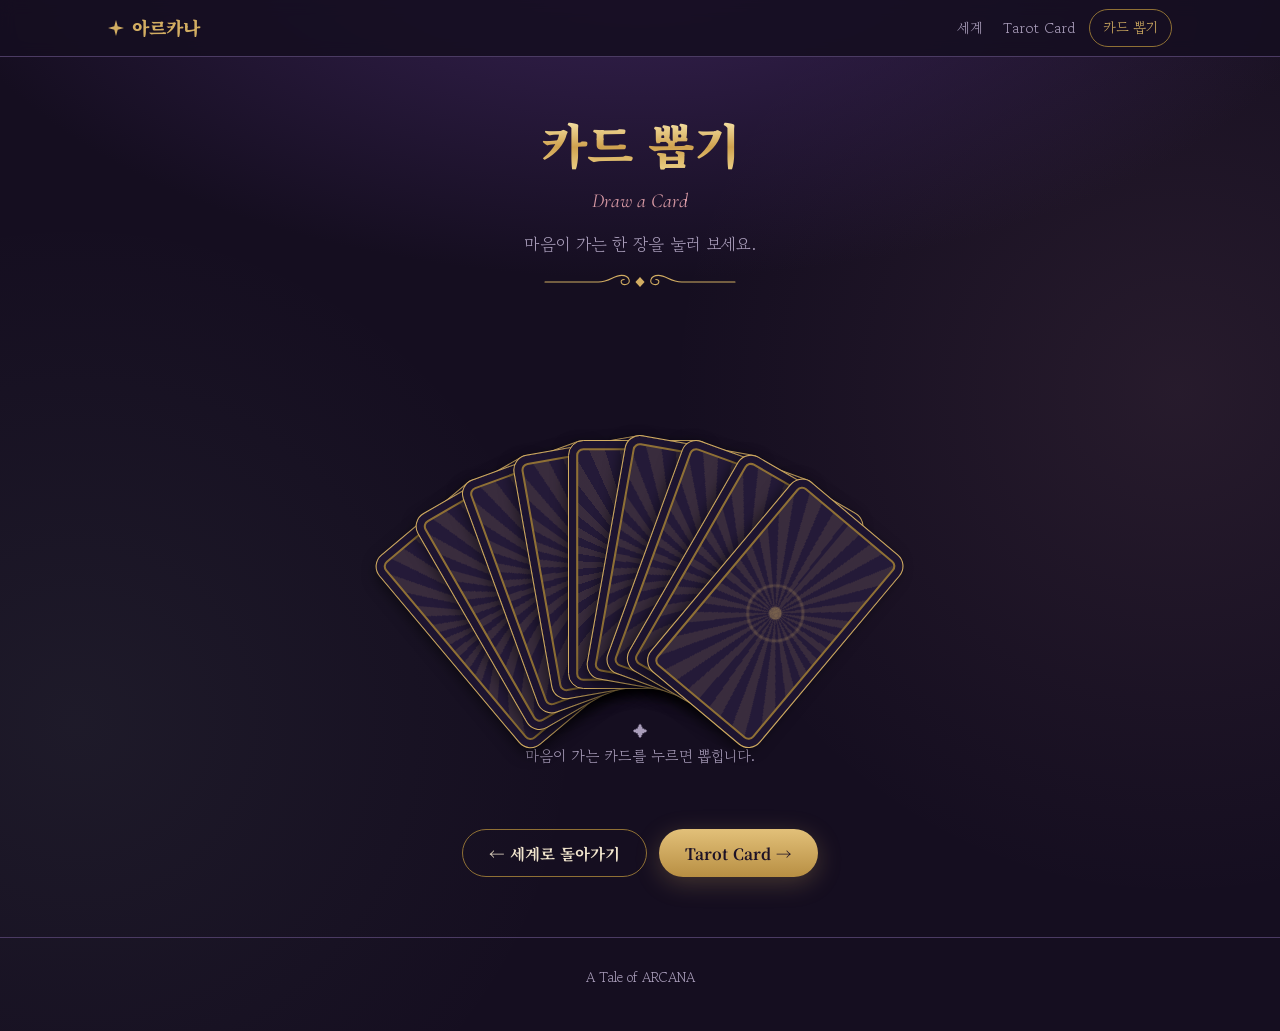
<file: draw.html>
<!DOCTYPE html>
<html lang="ko">
<head>
<meta charset="utf-8">
<meta name="viewport" content="width=device-width, initial-scale=1, viewport-fit=cover">
<title>카드 뽑기 | 아르카나</title>
<meta name="description" content="마음이 가는 한 장을 눌러 보세요.">
<meta property="og:title" content="카드 뽑기 | 아르카나">
<meta property="og:image" content="https://i.ibb.co/F4XCshdC/image.png">
<meta name="theme-color" content="#150e20">
<link rel="preconnect" href="https://fonts.googleapis.com">
<link rel="preconnect" href="https://fonts.gstatic.com" crossorigin>
<link href="https://fonts.googleapis.com/css2?family=Cormorant+Garamond:ital,wght@0,500;0,700;1,500;1,700&family=Gowun+Batang:wght@400;700&family=Noto+Serif+KR:wght@500;700;900&display=swap" rel="stylesheet">
<link rel="stylesheet" href="css/style.css">
</head>
<body>

<svg width="0" height="0" style="position:absolute" aria-hidden="true" focusable="false">
  <defs>
    <symbol id="star8" viewBox="0 0 24 24"><path d="M12 0l2.6 9.4L24 12l-9.4 2.6L12 24l-2.6-9.4L0 12l9.4-2.6z"/></symbol>
    <symbol id="flourish" viewBox="0 0 240 24">
      <g fill="none" stroke="currentColor" stroke-width="1.3" stroke-linecap="round">
        <path id="half" d="M6 12H70C84 12 88 4 98 4C108 4 110 14 103 15C97 16 95 9 101 9"/>
        <use href="#half" transform="translate(240 0) scale(-1 1)"/>
      </g>
      <path d="M120 6l5.5 6-5.5 6-5.5-6z" fill="currentColor"/>
    </symbol>
    <symbol id="corner" viewBox="0 0 48 48">
      <g fill="none" stroke="currentColor" stroke-width="1.6" stroke-linecap="round">
        <path d="M3 45V16C3 8 8 3 16 3h29"/>
        <path d="M10 45V19c0-6 3-9 9-9h26" opacity=".55"/>
        <path d="M16 16c6 0 9 3 9 9"/>
      </g>
      <circle cx="16" cy="16" r="2.3" fill="currentColor"/>
    </symbol>
  </defs>
</svg>

<header class="top">
  <div class="in">
    <a class="logo" href="index.html"><svg viewBox="0 0 24 24" aria-hidden="true"><use href="#star8"/></svg>아르카나</a>
    <nav aria-label="바로가기">
      <a href="index.html#world">세계</a>
      <a href="tarot.html">Tarot Card</a>
      <a class="pill" href="draw.html" aria-current="page">카드 뽑기</a>
    </nav>
  </div>
</header>

<main>
  <div class="phead">
    <div class="wrap">
      <h1>카드 뽑기</h1>
      <p class="en">Draw a Card</p>
      <p>마음이 가는 한 장을 눌러 보세요.</p>
      <svg class="fl" aria-hidden="true"><use href="#flourish"/></svg>
    </div>
  </div>

  <section class="stage">
    <div class="flow" id="flow"><div class="fan" id="fan" role="group" aria-label="부채꼴로 펼쳐진 카드들"></div></div>
    <p class="tap-hint" id="hint">✦<br>마음이 가는 카드를 누르면 뽑힙니다.</p>
    <div class="res" id="res" hidden aria-live="polite"></div>
  </section>

  <div class="pnav">
    <a class="btn ghost" href="index.html">← 세계로 돌아가기</a>
    <a class="btn main" href="tarot.html">Tarot Card →</a>
  </div>
</main>

<footer>
A Tale of ARCANA</footer>

<noscript><p style="text-align:center;padding:30px;color:#a99dba">카드를 뽑으려면 JavaScript를 켜 주세요.</p></noscript>

<script src="js/data.js"></script>
<script src="js/app.js"></script>
<script src="js/draw.js"></script>
</body>
</html>
</file>
<file: css/style.css>
:root{
  --bg:#150e20; --bg2:#1d1430; --panel:#241a38; --line:#4b3b63;
  --gold:#d2ad62; --gold-d:#8f7035; --ivory:#f1e5cd; --muted:#a99dba;
  --rose:#d99aa5; --sage:#93b9a3;
  --head:'Noto Serif KR',serif; --body:'Gowun Batang','Noto Serif KR',serif; --lat:'Cormorant Garamond',serif;
}
*{box-sizing:border-box;margin:0;padding:0}
html{scroll-behavior:smooth;scroll-padding-top:70px;-webkit-text-size-adjust:100%}
body{
  background:
    radial-gradient(ellipse 80% 50% at 50% -8%,#3b2458 0%,transparent 70%),
    radial-gradient(circle at 92% 38%,rgba(217,154,165,.09),transparent 38%),
    radial-gradient(circle at 6% 70%,rgba(147,185,163,.07),transparent 36%),
    var(--bg);
  color:var(--ivory);font-family:var(--body);font-size:17px;line-height:1.85;overflow-x:hidden;
}
button{font:inherit;color:inherit;background:none;border:0;cursor:pointer}
a{color:inherit}
:focus-visible{outline:2px solid var(--gold);outline-offset:3px}
.wrap{max-width:1100px;margin:0 auto;padding:0 20px}

/* ---------- 상단 ---------- */
.top{position:sticky;top:0;z-index:30;background:rgba(21,14,32,.88);backdrop-filter:blur(8px);-webkit-backdrop-filter:blur(8px);border-bottom:1px solid var(--line)}
.top .in{max-width:1100px;margin:0 auto;height:56px;padding:0 18px;display:flex;align-items:center;justify-content:space-between;gap:10px}
.logo{display:flex;align-items:center;gap:8px;font-family:var(--head);font-weight:900;font-size:18px;color:var(--gold);text-decoration:none;white-space:nowrap}
.logo svg{width:16px;height:16px;fill:var(--gold)}
.top nav{display:flex;align-items:center;white-space:nowrap}
.top nav a{font-size:14.5px;color:var(--muted);text-decoration:none;padding:8px 10px;transition:color .2s}
.top nav a:hover,.top nav a[aria-current]{color:var(--ivory)}
.pill{border:1px solid var(--gold-d);color:var(--gold)!important;padding:5px 13px!important;border-radius:99px;font-size:14px!important;margin-left:4px;transition:background .2s}
.pill:hover{background:rgba(210,173,98,.14)}
@media(max-width:480px){.top .in{padding:0 12px}.logo{font-size:16px}.top nav a{padding:8px 7px;font-size:14px}.pill{padding:5px 11px!important;font-size:13.5px!important}}

/* ---------- 히어로 ---------- */
.hero{padding:34px 0 20px;text-align:center}
.halo{position:relative;width:min(540px,90%);aspect-ratio:1;margin:0 auto;container-type:inline-size;--px:0px;--py:0px}
.ring{position:absolute;inset:0;width:100%;height:100%;overflow:visible}
/* 회전하는 로마 숫자 고리: SVG 대신 HTML 요소를 돌려 iOS Safari에서도 동작 */
.ringtext{position:absolute;inset:0;animation:spin 240s linear infinite;will-change:transform;-webkit-transform:translateZ(0);transform:translateZ(0)}
.ringtext span{position:absolute;left:50%;top:50%;font-family:var(--lat);font-style:italic;font-weight:500;font-size:2.8cqw;line-height:1;color:var(--gold);white-space:pre;
  transform:translate(-50%,-50%) rotate(var(--r)) translateY(-43.5cqw)}
@keyframes spin{from{transform:translateZ(0) rotate(0deg)}to{transform:translateZ(0) rotate(360deg)}}
@-webkit-keyframes spin{from{-webkit-transform:translateZ(0) rotate(0deg)}to{-webkit-transform:translateZ(0) rotate(360deg)}}
.disc{
  position:absolute;inset:12.5%;border-radius:50%;
  background:
    radial-gradient(circle at 50% 50%,rgba(210,173,98,.22),transparent 62%),
    repeating-conic-gradient(from 0deg at 50% 50%,rgba(210,173,98,.07) 0 6deg,transparent 6deg 12deg),
    var(--bg2);
  box-shadow:0 0 0 3px var(--bg),0 0 0 4.5px var(--gold),0 0 70px rgba(210,173,98,.22);
}
.disc::after{content:"";position:absolute;inset:0;border-radius:50%;background:radial-gradient(circle,transparent 55%,rgba(21,14,32,.55));pointer-events:none}
.deck{position:absolute;inset:0;z-index:1}
.dk{position:absolute;left:50%;top:50%;width:23cqw;aspect-ratio:300/520;border:1px solid var(--gold);border-radius:2.2cqw;--dx:0cqw;--dy:0cqw;--rot:0deg;
  transform:translate(-50%,-50%) translate(var(--dx),var(--dy)) rotate(var(--rot));transition:transform .3s;
  background:radial-gradient(circle at 50% 50%,rgba(210,173,98,.4) 0 4%,transparent 5% 18%,rgba(210,173,98,.2) 19% 20%,transparent 21%),
   repeating-conic-gradient(from 0deg at 50% 50%,rgba(210,173,98,.12) 0 7deg,transparent 7deg 14deg),#241a38;
  box-shadow:inset 0 0 0 1.1cqw var(--bg2),inset 0 0 0 1.4cqw var(--gold-d),0 6px 16px rgba(0,0,0,.45)}
.dk:nth-child(1){--dx:-16cqw;--rot:-14deg;--dy:1.5cqw}
.dk:nth-child(3){--dx:16cqw;--rot:14deg;--dy:1.5cqw}
.dk:hover,.dk:focus-visible{--dy:-3cqw}
.hero h1{margin-top:26px;font-family:var(--head);font-weight:900;font-size:clamp(40px,10vw,68px);line-height:1.2;letter-spacing:.06em;
  background:linear-gradient(180deg,#f8e6ab 10%,#cfa24f 55%,#f1d890);-webkit-background-clip:text;background-clip:text;color:transparent}
.hero .en{font-family:var(--lat);font-style:italic;font-size:22px;color:var(--rose);margin-top:2px}
.hero .tag{margin:16px auto 28px;max-width:34ch;text-wrap:balance;color:var(--muted);font-size:17px}
.cta{display:flex;flex-wrap:wrap;gap:12px;justify-content:center}
.btn{display:inline-flex;align-items:center;justify-content:center;min-height:48px;padding:0 26px;border-radius:99px;font-family:var(--head);font-weight:700;font-size:15.5px;text-decoration:none;transition:transform .2s,background .2s}
.btn.main{background:linear-gradient(180deg,#e2c079,#b88f43);color:#1d1226;box-shadow:0 6px 24px rgba(210,173,98,.25)}
.btn.main:hover{transform:translateY(-2px)}
.btn.ghost{border:1px solid var(--gold-d);color:var(--ivory)}
.btn.ghost:hover{background:rgba(210,173,98,.12)}
.hero .halo,.hero .ask,.hero .tag{animation:rise 1.1s cubic-bezier(.2,.7,.2,1) both}
.hero .tag{animation-delay:.3s}
@keyframes rise{from{opacity:0;transform:translateY(18px)}to{opacity:1;transform:none}}

/* ---------- 섹션 공통 ---------- */
section{padding:84px 0 8px}
.head{text-align:center;margin-bottom:34px}
.head h2{font-family:var(--head);font-weight:700;font-size:clamp(26px,5.5vw,36px);line-height:1.4}
.head p{color:var(--muted);margin-top:4px;font-size:16px}
.fl{display:block;width:200px;height:20px;margin:12px auto 0;color:var(--gold)}
.sub-h{font-family:var(--head);font-size:21px;font-weight:700;text-align:center;color:var(--gold);margin:64px 0 6px}
.sub-p{text-align:center;color:var(--muted);font-size:15px;margin-bottom:22px}

/* ---------- 세계 ---------- */
.intro{max-width:680px;margin:0 auto 30px;text-align:center}
.intro p+p{margin-top:12px}
.facts{display:grid;grid-template-columns:repeat(auto-fit,minmax(230px,1fr));gap:14px;margin-bottom:14px}
.fact{border:1px solid var(--line);background:var(--panel);padding:16px 18px;position:relative}
.fact h3{font-family:var(--head);font-size:16px;color:var(--gold);margin-bottom:4px}
.fact p{font-size:14.5px;line-height:1.75}

/* 다섯 개의 축 : 가운데 원 + 네 구역 → 눌러서 전체 덮개 */
.pillars{max-width:520px;margin:0 auto}
.pmap{position:relative;aspect-ratio:1;--g:7px}
.pq{position:absolute;width:calc(50% - var(--g));height:calc(50% - var(--g));display:flex;flex-direction:column;align-items:center;justify-content:center;gap:2px;text-align:center;
  border:1.5px solid var(--gold-d);background:linear-gradient(170deg,#2a1d42,#1a1229);transition:border-color .2s,background .2s}
.pq:hover{border-color:var(--gold);background:linear-gradient(170deg,#33254f,#1f1632)}
.pq.tl{left:0;top:0;border-radius:18% 6px 6px 6px;padding:0 14% 14% 0}
.pq.tr{right:0;top:0;border-radius:6px 18% 6px 6px;padding:0 0 14% 14%}
.pq.bl{left:0;bottom:0;border-radius:6px 6px 6px 18%;padding:14% 14% 0 0}
.pq.br{right:0;bottom:0;border-radius:6px 6px 18% 6px;padding:14% 0 0 14%}
.pc{position:absolute;left:50%;top:50%;z-index:1;width:36%;aspect-ratio:1;transform:translate(-50%,-50%);border-radius:50%;display:flex;flex-direction:column;align-items:center;justify-content:center;gap:2px;text-align:center;padding:0 4%;
  border:1.5px solid var(--gold);background:radial-gradient(circle,#3a2a58,#1d1430 75%);box-shadow:0 0 0 5px var(--bg),0 0 0 6px var(--gold-d);transition:transform .2s}
.pc:hover{transform:translate(-50%,-50%) scale(1.04)}
.pq .rn,.pc .rn{font-family:var(--lat);font-style:italic;font-weight:700;font-size:clamp(17px,4.6vw,24px);line-height:1;color:var(--gold)}
.pq b,.pc b{font-family:var(--head);font-size:clamp(13px,3.5vw,18px);line-height:1.35;color:var(--ivory)}
.pdetail{display:flex;flex-direction:column;align-items:center;justify-content:center;gap:10px;width:100%;aspect-ratio:1;padding:44px 26px 30px;text-align:center;color:var(--ivory);
  border:1.5px solid var(--gold);border-radius:56px;background:linear-gradient(170deg,#33254f,#1a1229);box-shadow:0 0 0 3px var(--bg),0 0 0 4px var(--line),0 18px 40px rgba(0,0,0,.5)}
.pdetail[hidden]{display:none}
.pdetail .rn{font-family:var(--lat);font-style:italic;font-weight:700;font-size:30px;line-height:1;color:var(--gold)}
.pdetail .dt{font-family:var(--head);font-weight:700;font-size:22px;color:var(--gold);line-height:1.4}
.pdetail .dp{display:block;font-size:15px;line-height:1.8;text-align:left;max-width:520px}
.pdetail .dp+.dp{color:var(--muted)}
.pdetail .bk{margin-top:6px;font-size:13px;color:var(--muted)}
@media(min-width:700px){.pdetail{padding:56px 56px 36px}}

/* 지도 */
.atlas{display:grid;gap:22px;align-items:start}
.atlas>*{min-width:0}
@media(min-width:900px){.atlas{grid-template-columns:1.4fr 1fr}}
.mapwrap{position:relative;border:1px solid var(--gold-d);background:var(--bg2);box-shadow:0 0 0 5px var(--bg),0 0 0 6px var(--line)}
.mapwrap img{display:block;width:100%;height:auto}
.hs{position:absolute;transform:translate(-50%,-50%);border-radius:50%;border:1px solid transparent;transition:background .25s,border-color .25s}
.hs:hover,.hs.on{background:rgba(210,173,98,.2);border-color:var(--gold)}
.chips{display:flex;flex-wrap:wrap;justify-content:center;gap:8px;margin-top:20px}
.chip{white-space:nowrap;border:1px solid var(--line);border-radius:99px;padding:5px 15px;font-size:14.5px;color:var(--muted);transition:all .2s}
.chip:hover{color:var(--ivory)}
.chip[aria-pressed="true"]{border-color:var(--gold);color:#1d1226;background:var(--gold)}
.panel{border:1px solid var(--line);background:var(--panel);padding:24px 22px;position:relative;min-height:260px}
.panel::before{content:"";position:absolute;inset:5px;border:1px solid rgba(210,173,98,.25);pointer-events:none}
.panel h3{font-family:var(--head);font-size:24px;font-weight:700;color:var(--gold);line-height:1.4}
.panel .where{font-size:14px;color:var(--muted);margin-bottom:10px}
.panel p{font-size:16px;line-height:1.85}
.panel .hook{margin-top:12px;color:var(--rose);font-style:italic;font-size:15px}
.panel dl{margin-top:14px;display:grid;grid-template-columns:auto 1fr;gap:6px 14px;font-size:14.5px;line-height:1.7}
.panel dt{color:var(--gold);white-space:nowrap}
.panel dd{margin:0}
.panel .more{margin-top:14px;font-size:15px;color:var(--ivory);border-top:1px solid var(--line);padding-top:12px}

/* 이동 거리 + 화폐 */
.twin{display:grid;gap:22px;margin-top:22px}
@media(min-width:900px){.twin{grid-template-columns:1.3fr 1fr}}
.box{border:1px solid var(--line);background:var(--panel);padding:22px 20px;position:relative}
.box::before{content:"";position:absolute;inset:5px;border:1px solid rgba(210,173,98,.2);pointer-events:none}
.box h3{font-family:var(--head);font-size:18px;color:var(--gold);margin-bottom:2px}
.box>p{font-size:14px;color:var(--muted);margin-bottom:14px;line-height:1.7}
.route{display:grid;grid-template-columns:62px 1fr 74px;align-items:center;gap:10px;font-size:14px;margin-top:8px}
.route b{font-family:var(--head);font-weight:700;color:var(--ivory)}
.route .bar{position:relative;height:8px;border-radius:99px;background:rgba(75,59,99,.6)}
.route .bar i{position:absolute;top:0;bottom:0;min-width:8px;border-radius:99px;background:linear-gradient(90deg,var(--gold-d),var(--gold))}
.route span{color:var(--muted);text-align:right;white-space:nowrap}
.cur{display:flex;flex-direction:column;gap:12px;margin-top:14px}
.crow{display:grid;grid-template-columns:74px 1fr;align-items:center;gap:16px}
.crow p{font-size:14.5px;line-height:1.6;color:var(--ivory)}
.cur-rate{margin-top:4px;padding-top:12px;border-top:1px solid var(--line);font-family:var(--head);font-weight:700;font-size:15px;color:var(--gold);text-align:center}
.cur-note{margin-top:-4px;font-size:14px;line-height:1.7;color:var(--muted);text-align:center}
.coin{width:74px;height:74px;border-radius:50%;display:flex;flex-direction:column;align-items:center;justify-content:center;font-family:var(--head);font-weight:700;font-size:14px;line-height:1.3;
  box-shadow:inset 0 0 0 3px var(--panel),inset 0 0 0 4px currentColor}
.coin small{font-family:var(--body);font-weight:400;font-size:11.5px;color:var(--muted)}
.coin.g{color:#e4c070}.coin.s{color:#c9ccd6}.coin.c{color:#c98a5d}
.eq{font-family:var(--lat);font-style:italic;font-size:16px;line-height:1.2;color:var(--muted)}

/* ---------- 카드 (공통) ---------- */
.filters{display:flex;justify-content:center;gap:8px;margin-bottom:26px;flex-wrap:wrap}
.rail{display:grid;grid-template-columns:repeat(3,1fr);gap:14px 8px;padding:14px 0 20px;max-width:860px;margin:0 auto}
@media(min-width:640px){.rail{gap:26px 20px}}
.tcard{container-type:inline-size;aspect-ratio:300/520;perspective:1400px;position:relative}
@media(min-width:640px){.tcard{transition:transform .3s}.tcard:hover{transform:translateY(-6px)}}
.inner{position:absolute;inset:0;transform-style:preserve-3d;-webkit-transform-style:preserve-3d;transition:transform .85s cubic-bezier(.2,.7,.2,1)}
.tcard.flipped .inner{transform:rotateY(180deg)}
.face{position:absolute;inset:0;-webkit-backface-visibility:hidden;backface-visibility:hidden;border-radius:4.5cqw;overflow:hidden;
  background:linear-gradient(165deg,#2f2248,#1a1229 70%);
  box-shadow:inset 0 0 0 1.6cqw var(--bg),inset 0 0 0 1.9cqw var(--gold-d),0 14px 34px rgba(0,0,0,.45)}
.back{transform:rotateY(180deg)}
.flip{position:absolute;inset:0;z-index:3;width:100%}
.cn{position:absolute;width:13cqw;height:13cqw;color:var(--a);z-index:2;pointer-events:none}
.cn.a{top:3.4cqw;left:3.4cqw}.cn.b{top:3.4cqw;right:3.4cqw;transform:scaleX(-1)}
.cn.c{bottom:3.4cqw;left:3.4cqw;transform:scaleY(-1)}.cn.d{bottom:3.4cqw;right:3.4cqw;transform:scale(-1)}
.art{position:absolute;top:9cqw;left:12cqw;width:76cqw;height:112cqw;border-radius:38cqw 38cqw 3cqw 3cqw;overflow:hidden;
  background:#120b1d;box-shadow:0 0 0 1.1cqw #150e20,0 0 0 1.7cqw var(--a)}
.art img{width:100%;height:100%;object-fit:cover;object-position:50% 25%;display:block}
.ph{position:relative;width:100%;height:100%;
  background:
   radial-gradient(circle at 50% 36%,color-mix(in srgb,var(--a) 60%,transparent),transparent 62%),
   repeating-conic-gradient(from 0deg at 50% 36%,rgba(255,255,255,.06) 0 4deg,transparent 4deg 9deg),
   linear-gradient(#2a1e40,#150e20)}
.ph i{position:absolute;left:0;right:0;top:34%;text-align:center;font-family:var(--lat);font-style:italic;font-weight:700;font-size:30cqw;line-height:1;color:rgba(241,229,205,.28)}
.ph svg{position:absolute;left:50%;top:15%;width:9cqw;height:9cqw;transform:translateX(-50%);fill:var(--a)}
.plate{position:absolute;left:0;right:0;top:124cqw;display:flex;flex-direction:column;align-items:center;text-align:center;color:var(--ivory)}
.plate .num{font-family:var(--lat);font-weight:700;font-size:11cqw;line-height:1;color:var(--a)}
.plate .nm{font-family:var(--head);font-weight:700;font-size:7.6cqw;line-height:1.3;margin-top:1.6cqw}
.plate .en{font-family:var(--lat);font-style:italic;font-size:6.2cqw;color:var(--muted);line-height:1.2}
.plate .ver{margin-top:1.6cqw;border:1px solid color-mix(in srgb,var(--a) 70%,transparent);color:var(--a);border-radius:99px;padding:.2cqw 3cqw;font-size:4.2cqw;line-height:1.5}
.back{padding:15cqw 13cqw 12cqw;display:flex;flex-direction:column;text-align:center;overflow:auto}
.back .role{font-size:5.2cqw;color:var(--a);line-height:1.5}
.back h3{font-family:var(--head);font-weight:700;font-size:8.6cqw;line-height:1.35;margin-top:1.5cqw}
.back .age{font-family:var(--lat);font-style:italic;font-size:5.4cqw;color:var(--muted)}
.back .fl{width:60%;height:5cqw;margin:3cqw auto;color:var(--a)}
.back .hook{font-size:5.5cqw;line-height:1.75;color:var(--ivory)}
.kw{list-style:none;display:flex;flex-wrap:wrap;justify-content:center;gap:1.6cqw;margin-top:4cqw}
.kw li{border:1px solid color-mix(in srgb,var(--a) 70%,transparent);color:var(--a);border-radius:99px;padding:.4cqw 3.2cqw;font-size:4.6cqw}
.acts{margin-top:auto;padding-top:4cqw;display:flex;flex-direction:column;gap:2cqw;align-items:center;position:relative;z-index:4}
.go{display:inline-flex;align-items:center;justify-content:center;min-height:11cqw;padding:0 6cqw;border-radius:99px;background:var(--a);color:#1a1229;font-family:var(--head);font-weight:700;font-size:4.8cqw;text-decoration:none;white-space:nowrap}
.go.soon{background:none;border:1px solid var(--a);color:var(--a)}
.fb{font-size:4.6cqw;color:var(--muted);padding:1.5cqw 4cqw;position:relative;z-index:4}

/* ---------- 이야기 ---------- */
.stories{display:grid;grid-template-columns:repeat(auto-fit,minmax(290px,520px));justify-content:center;gap:22px}
.poster{position:relative;border:1px solid var(--gold-d);background:linear-gradient(170deg,#2a1d42,#1a1229);padding:34px 26px 28px;box-shadow:0 0 0 5px var(--bg),0 0 0 6px var(--line);display:flex;flex-direction:column}
.poster::before{content:"";position:absolute;inset:7px;border:1px solid rgba(210,173,98,.22);pointer-events:none}
.poster .st{position:absolute;top:14px;right:16px;font-size:12.5px;border:1px solid var(--gold-d);color:var(--gold);border-radius:99px;padding:0 10px}
.poster.soon .st{border-color:var(--line);color:var(--muted)}
.poster h3{font-family:var(--head);font-weight:900;font-size:26px;line-height:1.35;color:var(--gold);margin-top:6px}
.poster .one{font-style:italic;color:var(--rose);margin:6px 0 12px;font-size:16px}
.poster p{font-size:15.5px;line-height:1.8}
.poster .gen{margin-top:12px;color:var(--muted);font-size:13.5px}
.who{display:flex;flex-wrap:wrap;gap:8px;margin-top:18px}
.who a{border:1px solid var(--line);border-radius:99px;padding:4px 14px 4px 10px;font-size:14px;display:flex;gap:8px;align-items:center;text-decoration:none;transition:border-color .2s}
.who a:hover{border-color:var(--gold)}
.who b{font-family:var(--lat);font-style:italic;color:var(--gold);font-size:17px;line-height:1}
.poster .btn{margin-top:22px;align-self:flex-start}

/* ---------- 오늘의 카드 결과 ---------- */
.res{margin:6px auto 0;padding:0 20px}
.res .tcard{width:min(270px,72%);margin:0 auto;flex:none}
.res .tcard.pop{animation:pop .8s cubic-bezier(.2,.7,.2,1)}
@keyframes pop{from{opacity:0;transform:scale(.8) rotate(-5deg)}to{opacity:1;transform:none}}
.res h3{font-family:var(--head);font-size:19px;margin-top:22px;line-height:1.5}
.res p{color:var(--muted);font-size:14.5px;margin-top:2px}
.res .cta{margin-top:20px}
.res .btn{min-height:44px;padding:0 20px;font-size:14.5px}

/* ---------- 마무리 / 하위 페이지 ---------- */
.end{text-align:center;padding:100px 20px 50px}
.end h2{font-family:var(--head);font-weight:700;font-size:clamp(22px,5vw,30px);line-height:1.6;margin-bottom:6px}
.end p{color:var(--muted);font-size:15px;margin-bottom:26px}
.end .btn{min-width:200px}
.phead{padding:56px 0 8px;text-align:center}
.phead h1{font-family:var(--head);font-weight:900;font-size:clamp(32px,8vw,48px);line-height:1.3;background:linear-gradient(180deg,#f8e6ab 10%,#cfa24f 55%,#f1d890);-webkit-background-clip:text;background-clip:text;color:transparent}
.phead .en{font-family:var(--lat);font-style:italic;font-size:20px;color:var(--rose)}
.phead p{color:var(--muted);margin-top:8px}
.pnav{display:flex;flex-wrap:wrap;gap:12px;justify-content:center;padding:60px 20px 10px}
footer{border-top:1px solid var(--line);margin-top:50px;padding:26px 20px 40px;text-align:center;color:var(--muted);font-size:13.5px;line-height:2}

@media(prefers-reduced-motion:reduce){
  html{scroll-behavior:auto}
  .hero *,.res .tcard.pop{animation:none!important}
  .ringtext{animation:spin 900s linear infinite!important} /* '동작 줄이기' 설정에서도 아주 느리게만 움직임 */
  .inner,.tcard,.dk,.fc{transition:none!important}
  .fc{animation:none!important}
}

.poster .cover{display:block;width:100%;height:auto;margin:14px 0 18px;border:1px solid var(--gold-d);box-shadow:0 0 0 3px var(--bg),0 0 0 4px var(--line)}

/* 메인의 원 = 카드 뽑기 링크 */
a.halo{display:block;text-decoration:none;color:inherit}
a.halo:hover .dk,a.halo:focus-visible .dk{--dy:-2cqw}

/* ---------- 카드 뽑기 페이지 (부채꼴) ---------- */
.stage{padding:26px 0 0;text-align:center}
.flow{container-type:inline-size;max-width:560px;margin:0 auto;padding:30px 24px 14px}
.flow[hidden]{display:none}
.fan{position:relative;height:68cqw;touch-action:pan-y;-webkit-tap-highlight-color:transparent;user-select:none;-webkit-user-select:none}
.fc{position:absolute;left:50%;bottom:3cqw;width:28cqw;height:48.5cqw;margin-left:-14cqw;border:1px solid var(--gold);border-radius:3cqw;
  --a:calc((var(--i) - 4) * 10deg);transform-origin:50% 135%;transform:rotate(var(--a));
  background:radial-gradient(circle at 50% 50%,rgba(210,173,98,.4) 0 4%,transparent 5% 18%,rgba(210,173,98,.2) 19% 20%,transparent 21%),
   repeating-conic-gradient(from 0deg at 50% 50%,rgba(210,173,98,.12) 0 7deg,transparent 7deg 14deg),#241a38;
  box-shadow:inset 0 0 0 1.4cqw var(--bg2),inset 0 0 0 1.8cqw var(--gold-d),-3px 5px 14px rgba(0,0,0,.5);
  transition:transform .55s cubic-bezier(.2,.7,.2,1),opacity .45s,border-color .3s,box-shadow .3s;
  animation:spread .9s cubic-bezier(.2,.7,.2,1) backwards;animation-delay:calc(var(--i) * 45ms)}
@keyframes spread{from{transform:rotate(0deg)}}
/* 손이 닿으면 카드 색이 바뀜 */
.fc::after{content:"";position:absolute;inset:0;border-radius:inherit;pointer-events:none;opacity:0;transition:opacity .3s;
  background:linear-gradient(160deg,rgba(240,140,190,.62),rgba(246,206,112,.5))}
.fc:hover,.fc.hot,.fc:focus-visible{border-color:#f6d6df;box-shadow:inset 0 0 0 1.4cqw #3a1d46,inset 0 0 0 1.8cqw #f6d6df,-3px 5px 14px rgba(0,0,0,.5),0 0 26px rgba(240,160,190,.6)}
.fc:hover::after,.fc.hot::after,.fc:focus-visible::after{opacity:1}
.flow.picked .fc{opacity:.15;pointer-events:none}
.flow.picked .fc.chosen{opacity:1;z-index:20;transform:rotate(0deg) translateY(-16cqw) scale(1.2);
  box-shadow:inset 0 0 0 1.4cqw #3a1d46,inset 0 0 0 1.8cqw #f6d6df,0 0 40px rgba(246,206,112,.7)}
.flow.picked .fc.chosen::after{opacity:1}
.tap-hint{color:var(--muted);font-size:15px;line-height:1.7}
.tap-hint[hidden]{display:none}

/* 스토리 카드 뒷면 */
.back .one{font-style:italic;color:var(--rose);font-size:5.2cqw;line-height:1.5;margin-bottom:2cqw}
.tcard.story .back{padding:12cqw 11cqw 9cqw}
.tcard.story .back .fl{margin:2cqw auto}
.tcard.story .back .hook{font-size:4.9cqw;line-height:1.65}
.kw.who{flex-direction:column;align-items:center}
.kw.who li{width:62cqw;padding:0;font-size:4cqw}
.kw.who a{display:block;padding:.7cqw 0;text-align:center;white-space:nowrap;color:inherit;text-decoration:none}
.kw.who li:hover{background:color-mix(in srgb,var(--a) 18%,transparent)}

/* ---------- 작은 화면(3열): 앞면 글씨 보정 · 카드를 누르면 크게 보기 ---------- */
@media(max-width:639px){
  .plate .nm{font-size:max(7.6cqw,10px)}
  .plate .en{font-size:max(6.2cqw,8px)}
  .plate .ver{font-size:max(4.2cqw,7.5px);white-space:nowrap}
}
.zoom{position:fixed;inset:0;z-index:60;display:flex;flex-direction:column;align-items:center;justify-content:center;gap:14px;padding:16px;background:rgba(21,14,32,.93);-webkit-backdrop-filter:blur(4px);backdrop-filter:blur(4px)}
.zoom[hidden]{display:none}
.zoom .tcard{flex:none;width:min(360px,84vw,calc((100vh - 120px) * .577))}
.zoom .fb{display:none}
.zoom .back{cursor:pointer}
.zoom .tcard:hover{transform:none}
.zoom .x{min-height:44px;padding:0 28px;border:1px solid var(--gold-d);border-radius:99px;font-family:var(--head);font-weight:700;font-size:15px;color:var(--ivory)}
.zoom .x:hover{background:rgba(210,173,98,.12)}

/* 메인: 원 위의 질문 / 화면에서는 숨기는 제목 */
.hero .ask{margin-bottom:22px;font-family:var(--head);font-weight:900;font-size:clamp(26px,6.5vw,38px);line-height:1.3;letter-spacing:.04em;
  background:linear-gradient(180deg,#f8e6ab 10%,#cfa24f 55%,#f1d890);-webkit-background-clip:text;background-clip:text;color:transparent}
.sr{position:absolute;width:1px;height:1px;overflow:hidden;clip:rect(0 0 0 0);white-space:nowrap}

/* 스토리에 속한 캐릭터 카드(제라딘 56세·아드리안): 바탕색이 다름 */
.tcard.tale .face,.tcard.story .face{background:linear-gradient(165deg,#5a2540,#220d1a 72%)}
.tcard.tale .art,.tcard.story .art{background:#1a0a13}

/* 카드 뽑기 결과 한 줄 */
.res h3.luck{max-width:24em;margin-left:auto;margin-right:auto;font-family:var(--body);font-weight:700;font-size:18px;line-height:1.7;color:var(--gold);text-wrap:balance}
</file>
